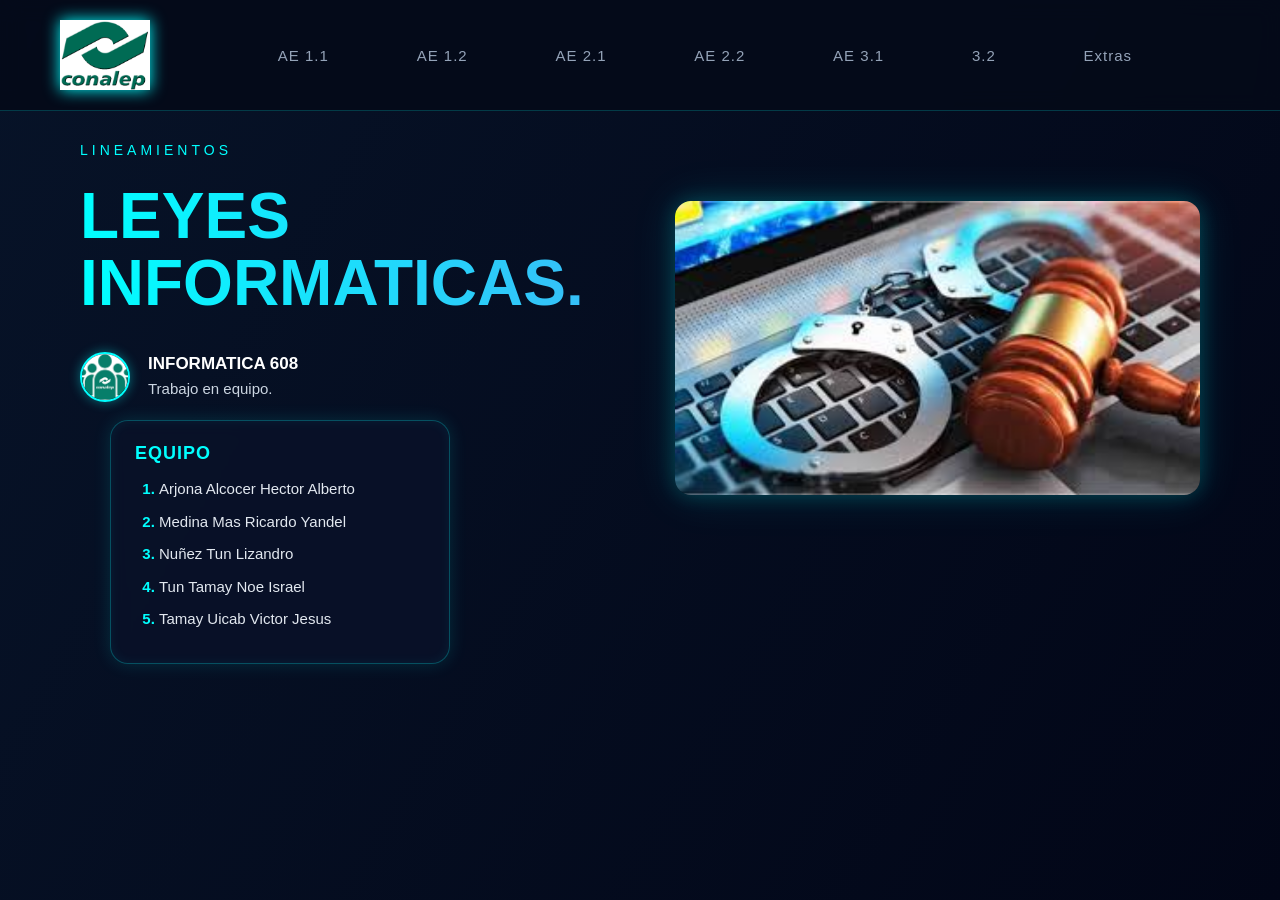
<file: index.html>
<!DOCTYPE html>
<html lang="es">
<head>
<meta charset="UTF-8">
<meta name="viewport" content="width=device-width, initial-scale=1.0">
<title>Informatica 608</title>
<link rel="stylesheet" href="css/styles.css">
</head>

<body>

<header class="navbar">
   
    <div class="logo">
        <img width="90" height="70" src="[data-uri]" alt="Logo Conalep">
    </div>
 
    <nav class="nave">
        <a href="paginas/index2.html">AE 1.1</a>
        <a href="paginas/index3.html">AE 1.2</a>
        <a href="paginas/index4.html">AE 2.1</a>
        <a href="paginas/fueraservicio.html">AE 2.2</a>
        <a href="paginas/fueraservicio.html">AE 3.1</a>
        <a href="paginas/fueraservicio.html">3.2</a>
        <a href="paginas/fueraservicio.html">Extras</a>
    </nav>
    
</header>

<section class="hero">
    <div class="hero-text">
        <span class="category">LINEAMIENTOS</span>

        <h1>LEYES INFORMATICAS.</h1>

        <div class="author">
            <img src="img/imagen1.png" alt="Icono del equipo">

            <div class="info-texto">
                <strong>INFORMATICA 608</strong>
                <p>Trabajo en equipo.</p>
            </div>

            <div class="equipo">
                <h3>Equipo</h3>
                <ol>
                    <li>Arjona Alcocer Hector Alberto</li>
                    <li>Medina Mas Ricardo Yandel</li>
                    <li>Nuñez Tun Lizandro</li>
                    <li>Tun Tamay Noe Israel</li>
                    <li>Tamay Uicab Victor Jesus</li>
                </ol>
            </div>
        </div>
    </div>

    <div class="hero-image">
        <img src="img/image2.png" alt="Imagen principal de leyes informáticas">
    </div>
</section>

</body>
</html>
</file>
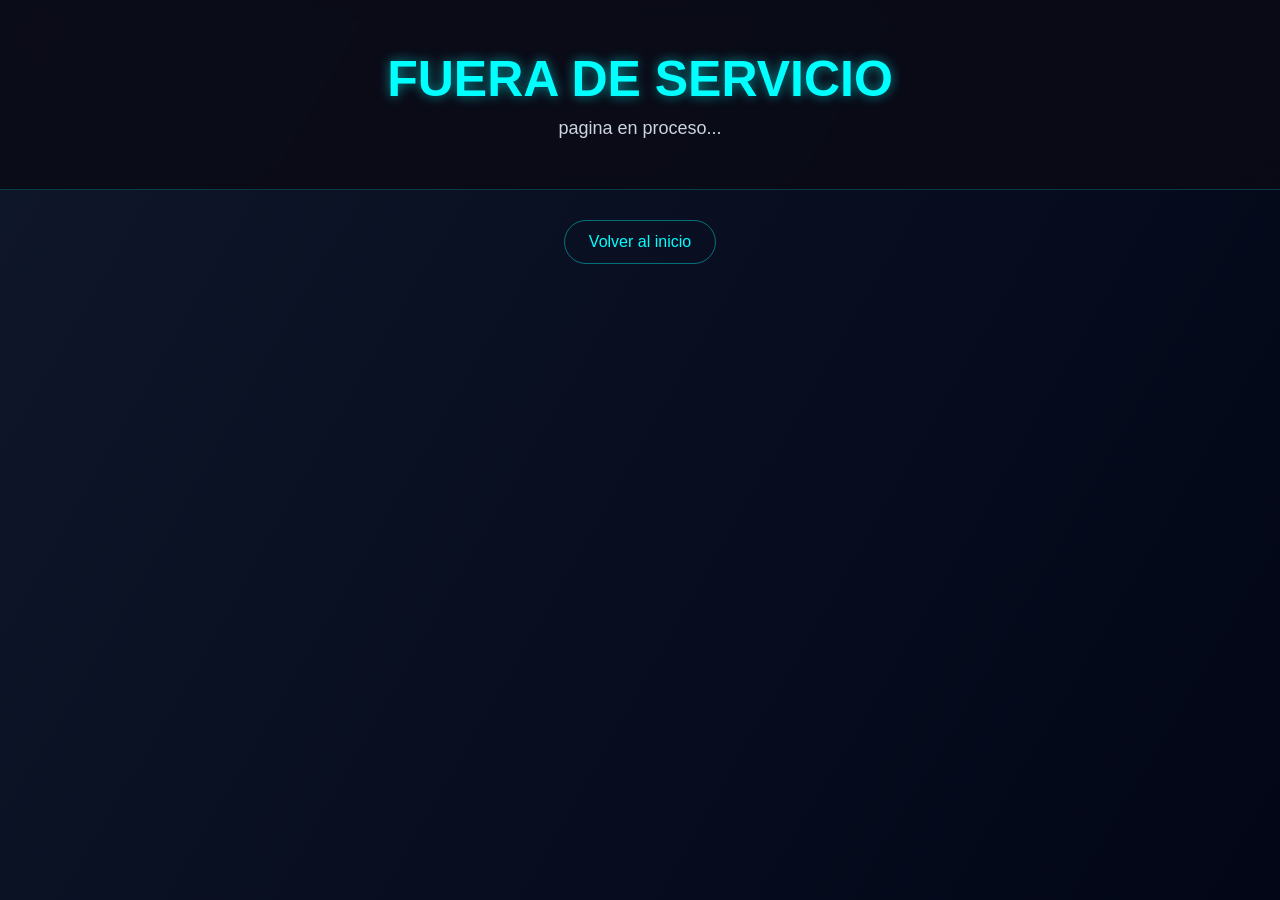
<file: paginas/Fueraservicio.html>
<!DOCTYPE html>
<html lang="es">
<head>
    <meta charset="UTF-8">
    <meta name="viewport" content="width=device-width, initial-scale=1.0">
    <title>AE 1.1 - Leyes Informáticas</title>
    <link rel="stylesheet" href="../css/styles2.css">
</head>
<body>

    <header class="encabezado">
        <h1>FUERA DE SERVICIO</h1>
        <p>pagina en proceso...</p>
    </header>

            <div class="boton-regreso">
            <a href="../index.html">Volver al inicio</a>
        </div>



</body>
</html>
</file>
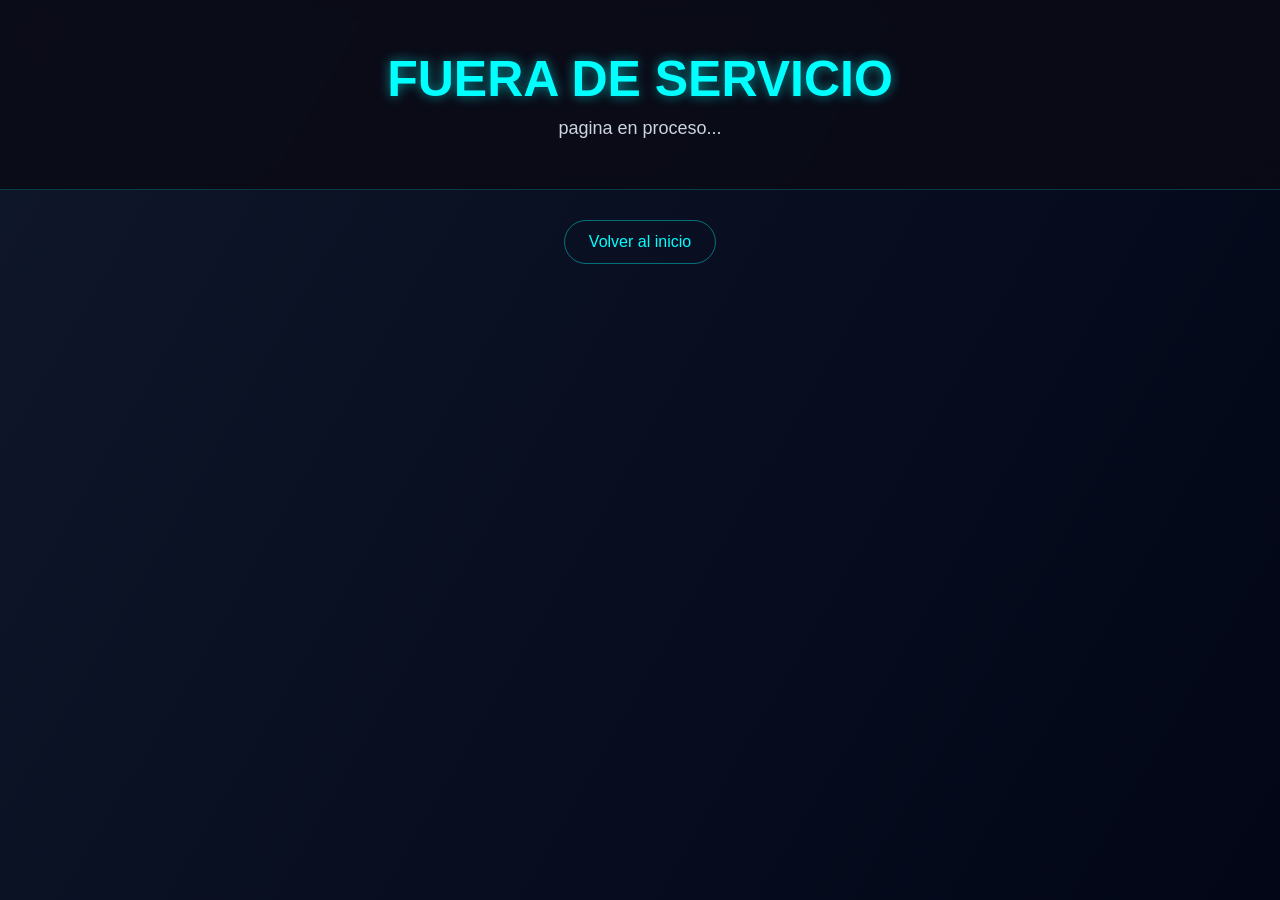
<file: paginas/fueraservicio.html>
<!DOCTYPE html>
<html lang="es">
<head>
    <meta charset="UTF-8">
    <meta name="viewport" content="width=device-width, initial-scale=1.0">
    <title>AE 1.1 - Leyes Informáticas</title>
    <link rel="stylesheet" href="../css/styles2.css">
</head>
<body>

    <header class="encabezado">
        <h1>FUERA DE SERVICIO</h1>
        <p>pagina en proceso...</p>
    </header>

            <div class="boton-regreso">
            <a href="../index.html">Volver al inicio</a>
        </div>



</body>
</html>
</file>
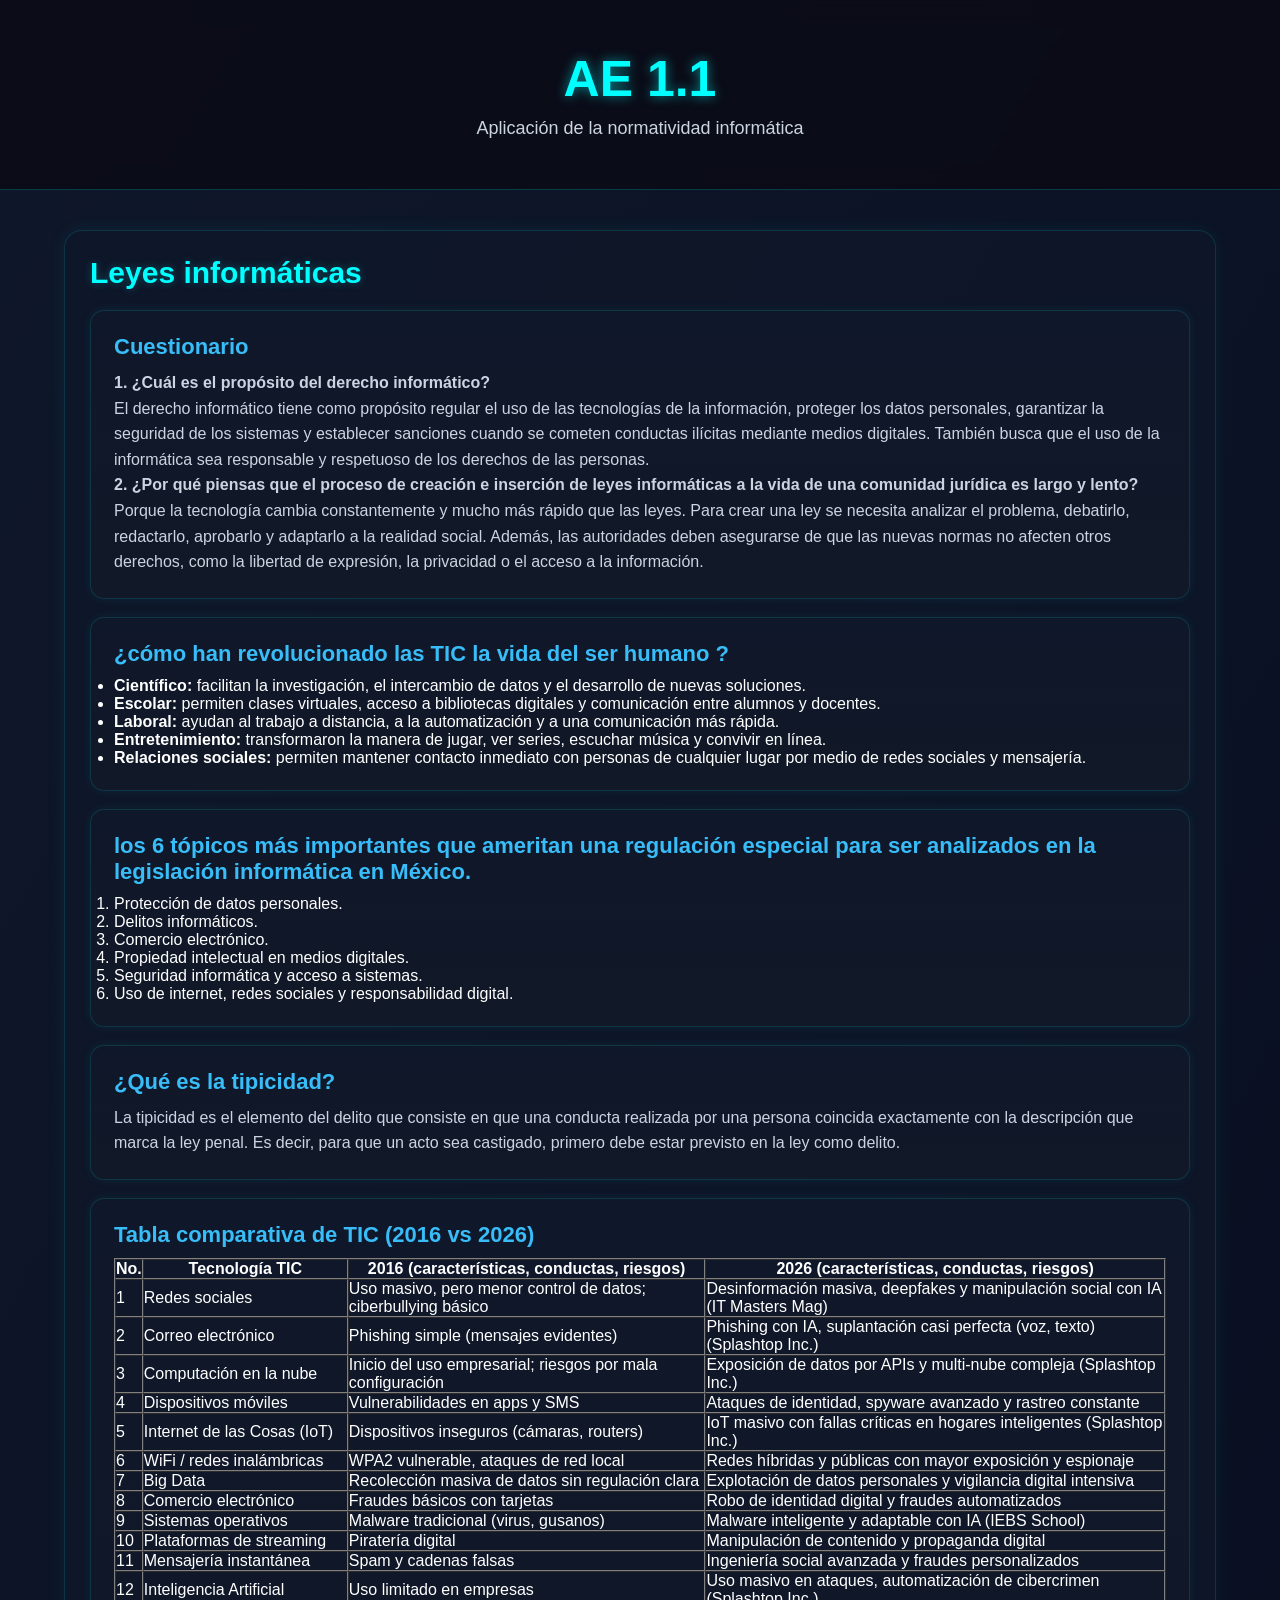
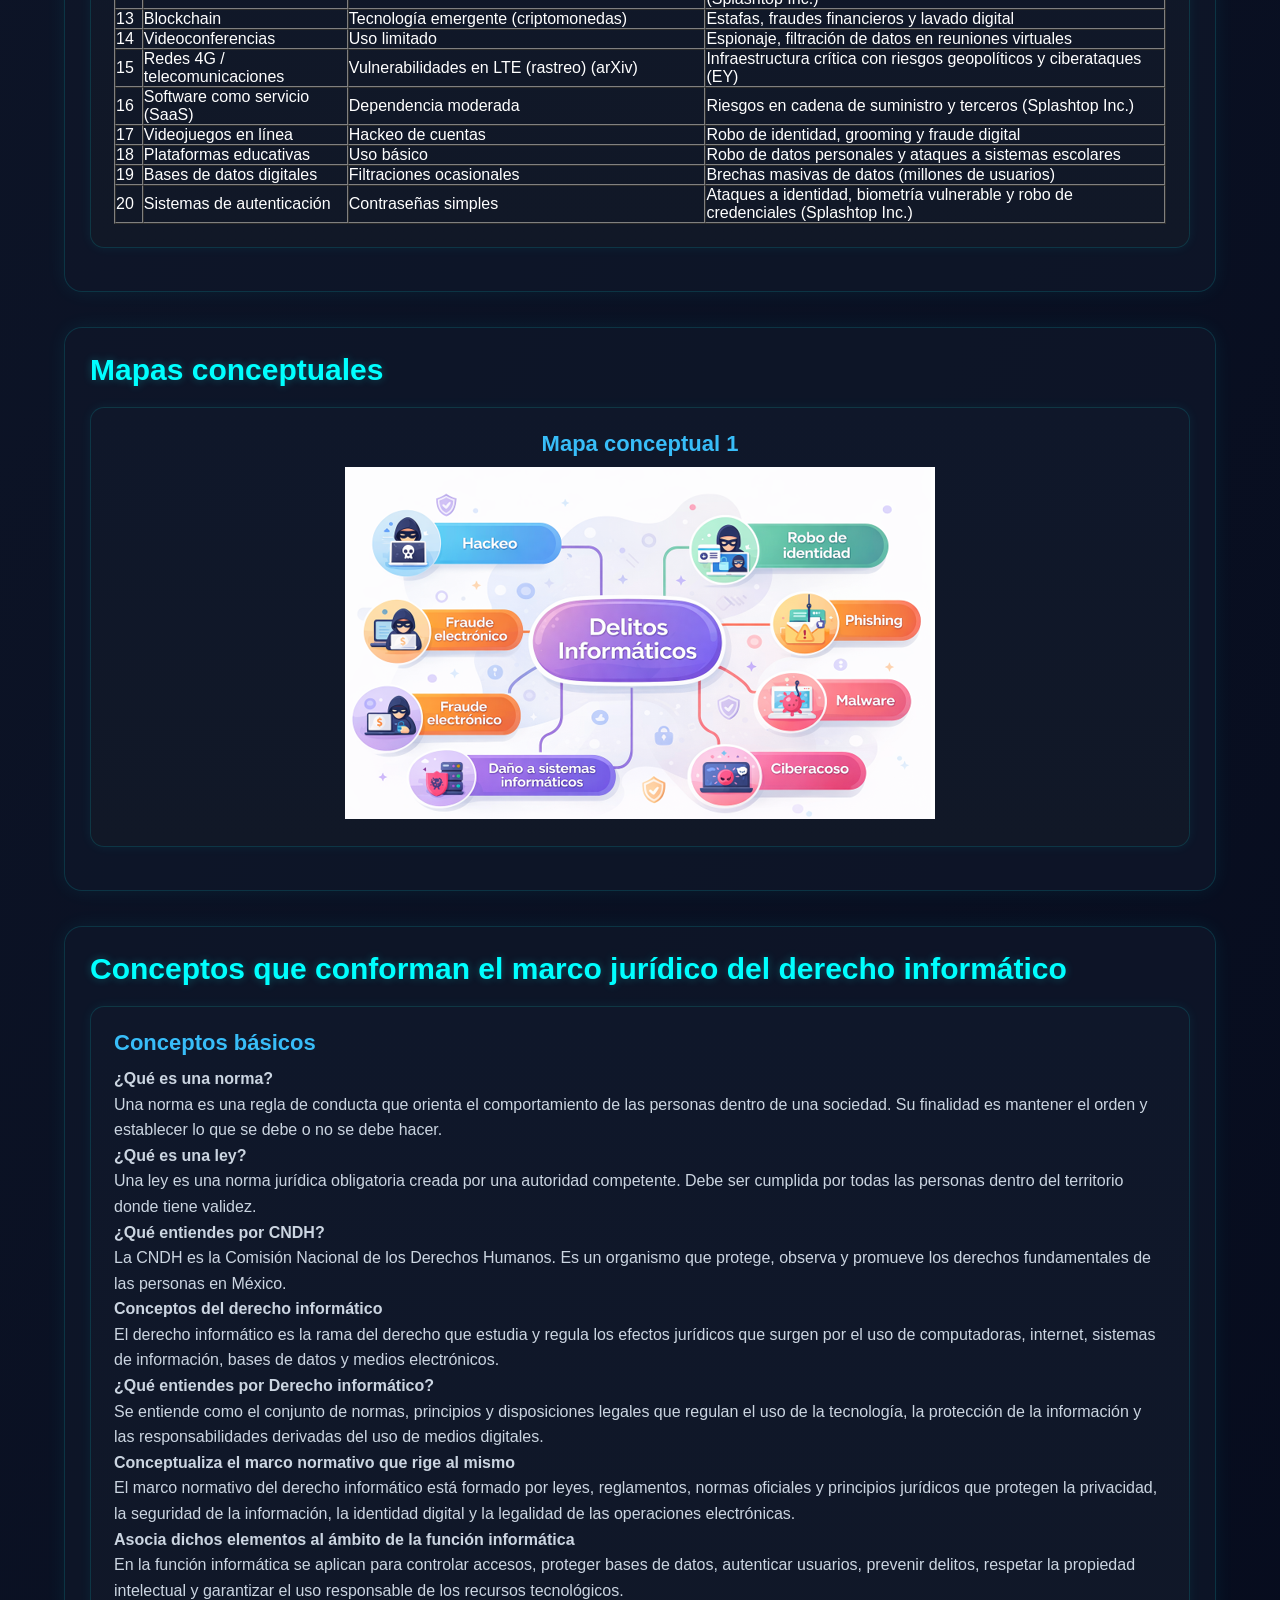
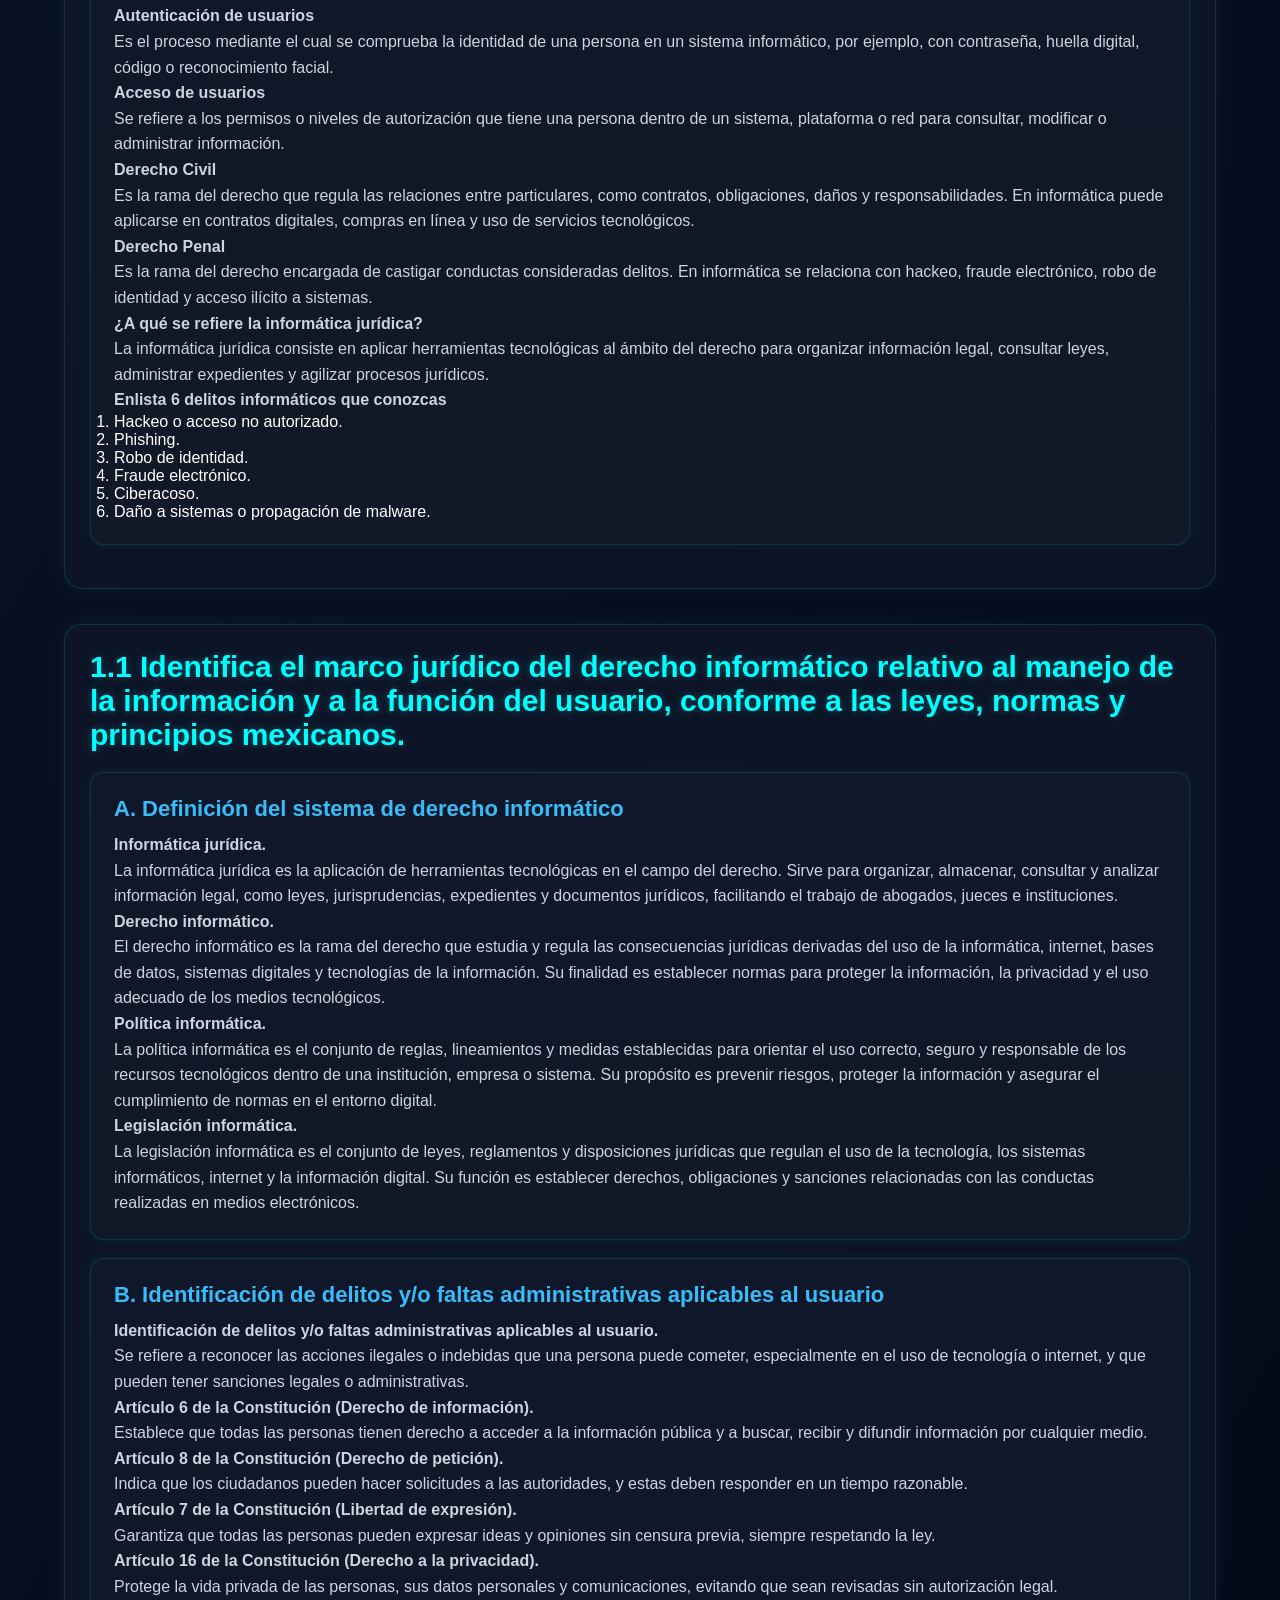
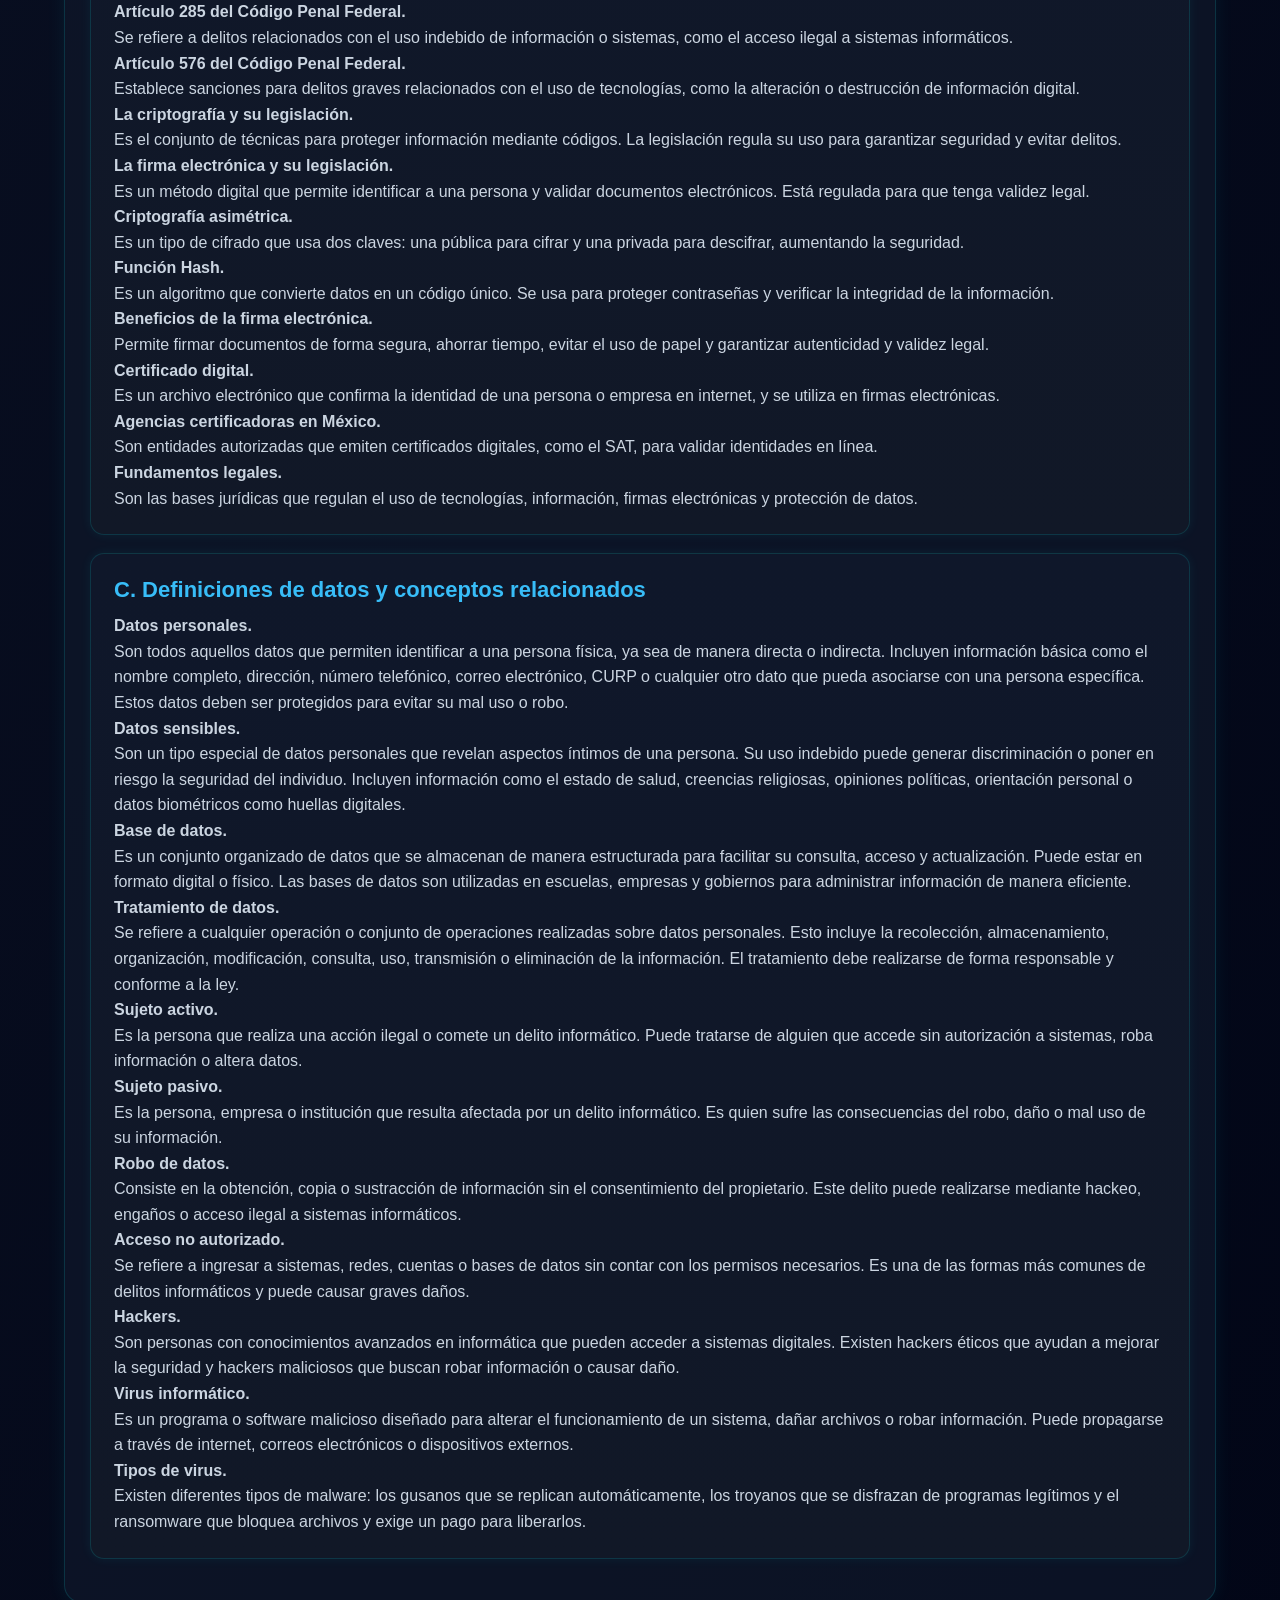
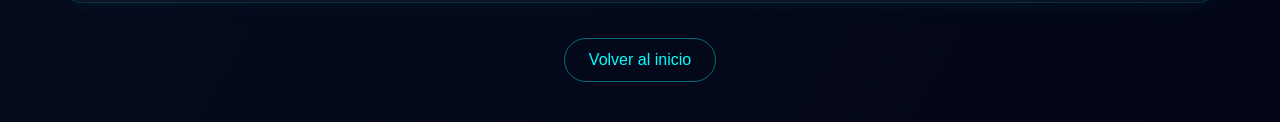
<file: paginas/index2.html>
<!DOCTYPE html>
<html lang="es">
<head>
    <meta charset="UTF-8">
    <meta name="viewport" content="width=device-width, initial-scale=1.0">
    <title>AE 1.1 - Leyes Informáticas</title>
    <link rel="stylesheet" href="../css/styles2.css">
</head>
<body>

    <header class="encabezado">
        <h1>AE 1.1</h1>
        <p>Aplicación de la normatividad informática</p>
    </header>

    <main class="contenedor">
     
      

        <section class="bloque">
            <h2>Leyes informáticas</h2>

            <div class="tarjeta">
        <h3>Cuestionario</h3>
        <p><strong>1. ¿Cuál es el propósito del derecho informático?</strong></p>
        <p>El derecho informático tiene como propósito regular el uso de las tecnologías de la información, proteger los datos personales, garantizar la seguridad de los sistemas y establecer sanciones cuando se cometen conductas ilícitas mediante medios digitales. También busca que el uso de la informática sea responsable y respetuoso de los derechos de las personas.</p>

        <p><strong>2. ¿Por qué piensas que el proceso de creación e inserción de leyes informáticas a la vida de una comunidad jurídica es largo y lento?</strong></p>
        <p>Porque la tecnología cambia constantemente y mucho más rápido que las leyes. Para crear una ley se necesita analizar el problema, debatirlo, redactarlo, aprobarlo y adaptarlo a la realidad social. Además, las autoridades deben asegurarse de que las nuevas normas no afecten otros derechos, como la libertad de expresión, la privacidad o el acceso a la información.</p>

            </div>

            <div class="tarjeta">
                <h3>¿cómo han revolucionado las TIC la vida del ser humano ?</h3>
               <ul>
            <li><strong>Científico:</strong> facilitan la investigación, el intercambio de datos y el desarrollo de nuevas soluciones.</li>
             <li><strong>Escolar:</strong> permiten clases virtuales, acceso a bibliotecas digitales y comunicación entre alumnos y docentes.</li>
            <li><strong>Laboral:</strong> ayudan al trabajo a distancia, a la automatización y a una comunicación más rápida.</li>
            <li><strong>Entretenimiento:</strong> transformaron la manera de jugar, ver series, escuchar música y convivir en línea.</li>
             <li><strong>Relaciones sociales:</strong> permiten mantener contacto inmediato con personas de cualquier lugar por medio de redes sociales y mensajería.</li>
            </ul>
            </div>

            <div class="tarjeta">
                <h3>los 6 tópicos más importantes que ameritan una regulación especial para ser analizados en la legislación informática en México.</h3>
                <ol>
          <li>Protección de datos personales.</li>
           <li>Delitos informáticos.</li>
           <li>Comercio electrónico.</li>
          <li>Propiedad intelectual en medios digitales.</li>
           <li>Seguridad informática y acceso a sistemas.</li>
           <li>Uso de internet, redes sociales y responsabilidad digital.</li>
        </ol>
            </div>
            <div class="tarjeta">
                <h3>¿Qué es la tipicidad?</h3>
                <p>La tipicidad es el elemento del delito que consiste en que una conducta realizada por una persona coincida exactamente con la descripción que marca la ley penal. Es decir, para que un acto sea castigado, primero debe estar previsto en la ley como delito.</p>

            </div>
            <div class="tarjeta">
                <h3>Tabla comparativa de TIC (2016 vs 2026)</h3>

    <table border="1" cellpadding="10" cellspacing="0">
        <tr>
            <th>No.</th>
            <th>Tecnología TIC</th>
            <th>2016 (características, conductas, riesgos)</th>
            <th>2026 (características, conductas, riesgos)</th>
        </tr>

        <tr>
            <td>1</td>
            <td>Redes sociales</td>
            <td>Uso masivo, pero menor control de datos; ciberbullying básico</td>
            <td>Desinformación masiva, deepfakes y manipulación social con IA (IT Masters Mag)</td>
        </tr>

        <tr>
            <td>2</td>
            <td>Correo electrónico</td>
            <td>Phishing simple (mensajes evidentes)</td>
            <td>Phishing con IA, suplantación casi perfecta (voz, texto) (Splashtop Inc.)</td>
        </tr>

        <tr>
            <td>3</td>
            <td>Computación en la nube</td>
            <td>Inicio del uso empresarial; riesgos por mala configuración</td>
            <td>Exposición de datos por APIs y multi-nube compleja (Splashtop Inc.)</td>
        </tr>

        <tr>
            <td>4</td>
            <td>Dispositivos móviles</td>
            <td>Vulnerabilidades en apps y SMS</td>
            <td>Ataques de identidad, spyware avanzado y rastreo constante</td>
        </tr>

        <tr>
            <td>5</td>
            <td>Internet de las Cosas (IoT)</td>
            <td>Dispositivos inseguros (cámaras, routers)</td>
            <td>IoT masivo con fallas críticas en hogares inteligentes (Splashtop Inc.)</td>
        </tr>

        <tr>
            <td>6</td>
            <td>WiFi / redes inalámbricas</td>
            <td>WPA2 vulnerable, ataques de red local</td>
            <td>Redes híbridas y públicas con mayor exposición y espionaje</td>
        </tr>

        <tr>
            <td>7</td>
            <td>Big Data</td>
            <td>Recolección masiva de datos sin regulación clara</td>
            <td>Explotación de datos personales y vigilancia digital intensiva</td>
        </tr>

        <tr>
            <td>8</td>
            <td>Comercio electrónico</td>
            <td>Fraudes básicos con tarjetas</td>
            <td>Robo de identidad digital y fraudes automatizados</td>
        </tr>

        <tr>
            <td>9</td>
            <td>Sistemas operativos</td>
            <td>Malware tradicional (virus, gusanos)</td>
            <td>Malware inteligente y adaptable con IA (IEBS School)</td>
        </tr>

        <tr>
            <td>10</td>
            <td>Plataformas de streaming</td>
            <td>Piratería digital</td>
            <td>Manipulación de contenido y propaganda digital</td>
        </tr>

        <tr>
            <td>11</td>
            <td>Mensajería instantánea</td>
            <td>Spam y cadenas falsas</td>
            <td>Ingeniería social avanzada y fraudes personalizados</td>
        </tr>

        <tr>
            <td>12</td>
            <td>Inteligencia Artificial</td>
            <td>Uso limitado en empresas</td>
            <td>Uso masivo en ataques, automatización de cibercrimen (Splashtop Inc.)</td>
        </tr>

        <tr>
            <td>13</td>
            <td>Blockchain</td>
            <td>Tecnología emergente (criptomonedas)</td>
            <td>Estafas, fraudes financieros y lavado digital</td>
        </tr>

        <tr>
            <td>14</td>
            <td>Videoconferencias</td>
            <td>Uso limitado</td>
            <td>Espionaje, filtración de datos en reuniones virtuales</td>
        </tr>

        <tr>
            <td>15</td>
            <td>Redes 4G / telecomunicaciones</td>
            <td>Vulnerabilidades en LTE (rastreo) (arXiv)</td>
            <td>Infraestructura crítica con riesgos geopolíticos y ciberataques (EY)</td>
        </tr>

        <tr>
            <td>16</td>
            <td>Software como servicio (SaaS)</td>
            <td>Dependencia moderada</td>
            <td>Riesgos en cadena de suministro y terceros (Splashtop Inc.)</td>
        </tr>

        <tr>
            <td>17</td>
            <td>Videojuegos en línea</td>
            <td>Hackeo de cuentas</td>
            <td>Robo de identidad, grooming y fraude digital</td>
        </tr>

        <tr>
            <td>18</td>
            <td>Plataformas educativas</td>
            <td>Uso básico</td>
            <td>Robo de datos personales y ataques a sistemas escolares</td>
        </tr>

        <tr>
            <td>19</td>
            <td>Bases de datos digitales</td>
            <td>Filtraciones ocasionales</td>
            <td>Brechas masivas de datos (millones de usuarios)</td>
        </tr>

        <tr>
            <td>20</td>
            <td>Sistemas de autenticación</td>
            <td>Contraseñas simples</td>
            <td>Ataques a identidad, biometría vulnerable y robo de credenciales (Splashtop Inc.)</td>
        </tr>
    </table>
            </div>
        </section>

        <section class="bloque">
            <h2>Mapas conceptuales</h2>

            <div class="tarjeta">
              <center>  <h3>Mapa conceptual 1</h3>
                <img src="../img/image.png"></center>
            </div>

           
        </section>

        <section class="bloque">
            <h2>Conceptos que conforman el marco jurídico del derecho informático</h2>

            <div class="tarjeta">
               <h3>Conceptos básicos</h3>

<p><strong>¿Qué es una norma?</strong></p>
<p>Una norma es una regla de conducta que orienta el comportamiento de las personas dentro de una sociedad. Su finalidad es mantener el orden y establecer lo que se debe o no se debe hacer.</p>

<p><strong>¿Qué es una ley?</strong></p>
<p>Una ley es una norma jurídica obligatoria creada por una autoridad competente. Debe ser cumplida por todas las personas dentro del territorio donde tiene validez.</p>

<p><strong>¿Qué entiendes por CNDH?</strong></p>
<p>La CNDH es la Comisión Nacional de los Derechos Humanos. Es un organismo que protege, observa y promueve los derechos fundamentales de las personas en México.</p>

<p><strong>Conceptos del derecho informático</strong></p>
<p>El derecho informático es la rama del derecho que estudia y regula los efectos jurídicos que surgen por el uso de computadoras, internet, sistemas de información, bases de datos y medios electrónicos.</p>

<p><strong>¿Qué entiendes por Derecho informático?</strong></p>
<p>Se entiende como el conjunto de normas, principios y disposiciones legales que regulan el uso de la tecnología, la protección de la información y las responsabilidades derivadas del uso de medios digitales.</p>

<p><strong>Conceptualiza el marco normativo que rige al mismo</strong></p>
<p>El marco normativo del derecho informático está formado por leyes, reglamentos, normas oficiales y principios jurídicos que protegen la privacidad, la seguridad de la información, la identidad digital y la legalidad de las operaciones electrónicas.</p>

<p><strong>Asocia dichos elementos al ámbito de la función informática</strong></p>
<p>En la función informática se aplican para controlar accesos, proteger bases de datos, autenticar usuarios, prevenir delitos, respetar la propiedad intelectual y garantizar el uso responsable de los recursos tecnológicos.</p>

<p><strong>Autenticación de usuarios</strong></p>
<p>Es el proceso mediante el cual se comprueba la identidad de una persona en un sistema informático, por ejemplo, con contraseña, huella digital, código o reconocimiento facial.</p>

<p><strong>Acceso de usuarios</strong></p>
<p>Se refiere a los permisos o niveles de autorización que tiene una persona dentro de un sistema, plataforma o red para consultar, modificar o administrar información.</p>

<p><strong>Derecho Civil</strong></p>
<p>Es la rama del derecho que regula las relaciones entre particulares, como contratos, obligaciones, daños y responsabilidades. En informática puede aplicarse en contratos digitales, compras en línea y uso de servicios tecnológicos.</p>

<p><strong>Derecho Penal</strong></p>
<p>Es la rama del derecho encargada de castigar conductas consideradas delitos. En informática se relaciona con hackeo, fraude electrónico, robo de identidad y acceso ilícito a sistemas.</p>

<p><strong>¿A qué se refiere la informática jurídica?</strong></p>
<p>La informática jurídica consiste en aplicar herramientas tecnológicas al ámbito del derecho para organizar información legal, consultar leyes, administrar expedientes y agilizar procesos jurídicos.</p>

<p><strong>Enlista 6 delitos informáticos que conozcas</strong></p>

<ol>
    <li> Hackeo o acceso no autorizado.</li>
    <li> Phishing.</li>
    <li> Robo de identidad.</li>
    <li> Fraude electrónico.</li>
    <li> Ciberacoso.</li>
    <li> Daño a sistemas o propagación de malware.</li>
</ol>

            </div>
        </section>

        <section class="bloque">
                <h2>1.1 Identifica el marco jurídico del derecho informático relativo al manejo de la información y a la función del usuario, conforme a las leyes, normas y principios mexicanos.</h2>    
          
                <div class="tarjeta">
    <h3>A. Definición del sistema de derecho informático</h3>

    <p><strong>Informática jurídica.</strong></p>
    <p>La informática jurídica es la aplicación de herramientas tecnológicas en el campo del derecho. Sirve para organizar, almacenar, consultar y analizar información legal, como leyes, jurisprudencias, expedientes y documentos jurídicos, facilitando el trabajo de abogados, jueces e instituciones.</p>

    <p><strong>Derecho informático.</strong></p>
    <p>El derecho informático es la rama del derecho que estudia y regula las consecuencias jurídicas derivadas del uso de la informática, internet, bases de datos, sistemas digitales y tecnologías de la información. Su finalidad es establecer normas para proteger la información, la privacidad y el uso adecuado de los medios tecnológicos.</p>

    <p><strong>Política informática.</strong></p>
    <p>La política informática es el conjunto de reglas, lineamientos y medidas establecidas para orientar el uso correcto, seguro y responsable de los recursos tecnológicos dentro de una institución, empresa o sistema. Su propósito es prevenir riesgos, proteger la información y asegurar el cumplimiento de normas en el entorno digital.</p>

    <p><strong>Legislación informática.</strong></p>
    <p>La legislación informática es el conjunto de leyes, reglamentos y disposiciones jurídicas que regulan el uso de la tecnología, los sistemas informáticos, internet y la información digital. Su función es establecer derechos, obligaciones y sanciones relacionadas con las conductas realizadas en medios electrónicos.</p>
</div>

<div class="tarjeta">
    <h3>B. Identificación de delitos y/o faltas administrativas aplicables al usuario</h3>

    <p><strong>Identificación de delitos y/o faltas administrativas aplicables al usuario.</strong></p>
    <p>Se refiere a reconocer las acciones ilegales o indebidas que una persona puede cometer, especialmente en el uso de tecnología o internet, y que pueden tener sanciones legales o administrativas.</p>

    <p><strong>Artículo 6 de la Constitución (Derecho de información).</strong></p>
    <p>Establece que todas las personas tienen derecho a acceder a la información pública y a buscar, recibir y difundir información por cualquier medio.</p>

    <p><strong>Artículo 8 de la Constitución (Derecho de petición).</strong></p>
    <p>Indica que los ciudadanos pueden hacer solicitudes a las autoridades, y estas deben responder en un tiempo razonable.</p>

    <p><strong>Artículo 7 de la Constitución (Libertad de expresión).</strong></p>
    <p>Garantiza que todas las personas pueden expresar ideas y opiniones sin censura previa, siempre respetando la ley.</p>

    <p><strong>Artículo 16 de la Constitución (Derecho a la privacidad).</strong></p>
    <p>Protege la vida privada de las personas, sus datos personales y comunicaciones, evitando que sean revisadas sin autorización legal.</p>

    <p><strong>Artículo 285 del Código Penal Federal.</strong></p>
    <p>Se refiere a delitos relacionados con el uso indebido de información o sistemas, como el acceso ilegal a sistemas informáticos.</p>

    <p><strong>Artículo 576 del Código Penal Federal.</strong></p>
    <p>Establece sanciones para delitos graves relacionados con el uso de tecnologías, como la alteración o destrucción de información digital.</p>

    <p><strong>La criptografía y su legislación.</strong></p>
    <p>Es el conjunto de técnicas para proteger información mediante códigos. La legislación regula su uso para garantizar seguridad y evitar delitos.</p>

    <p><strong>La firma electrónica y su legislación.</strong></p>
    <p>Es un método digital que permite identificar a una persona y validar documentos electrónicos. Está regulada para que tenga validez legal.</p>

    <p><strong>Criptografía asimétrica.</strong></p>
    <p>Es un tipo de cifrado que usa dos claves: una pública para cifrar y una privada para descifrar, aumentando la seguridad.</p>

    <p><strong>Función Hash.</strong></p>
    <p>Es un algoritmo que convierte datos en un código único. Se usa para proteger contraseñas y verificar la integridad de la información.</p>

    <p><strong>Beneficios de la firma electrónica.</strong></p>
    <p>Permite firmar documentos de forma segura, ahorrar tiempo, evitar el uso de papel y garantizar autenticidad y validez legal.</p>

    <p><strong>Certificado digital.</strong></p>
    <p>Es un archivo electrónico que confirma la identidad de una persona o empresa en internet, y se utiliza en firmas electrónicas.</p>

    <p><strong>Agencias certificadoras en México.</strong></p>
    <p>Son entidades autorizadas que emiten certificados digitales, como el SAT, para validar identidades en línea.</p>

    <p><strong>Fundamentos legales.</strong></p>
    <p>Son las bases jurídicas que regulan el uso de tecnologías, información, firmas electrónicas y protección de datos.</p>
</div>

<div class="tarjeta">
    <h3>C. Definiciones de datos y conceptos relacionados</h3>

    <p><strong>Datos personales.</strong></p>
    <p>Son todos aquellos datos que permiten identificar a una persona física, ya sea de manera directa o indirecta. Incluyen información básica como el nombre completo, dirección, número telefónico, correo electrónico, CURP o cualquier otro dato que pueda asociarse con una persona específica. Estos datos deben ser protegidos para evitar su mal uso o robo.</p>

    <p><strong>Datos sensibles.</strong></p>
    <p>Son un tipo especial de datos personales que revelan aspectos íntimos de una persona. Su uso indebido puede generar discriminación o poner en riesgo la seguridad del individuo. Incluyen información como el estado de salud, creencias religiosas, opiniones políticas, orientación personal o datos biométricos como huellas digitales.</p>

    <p><strong>Base de datos.</strong></p>
    <p>Es un conjunto organizado de datos que se almacenan de manera estructurada para facilitar su consulta, acceso y actualización. Puede estar en formato digital o físico. Las bases de datos son utilizadas en escuelas, empresas y gobiernos para administrar información de manera eficiente.</p>

    <p><strong>Tratamiento de datos.</strong></p>
    <p>Se refiere a cualquier operación o conjunto de operaciones realizadas sobre datos personales. Esto incluye la recolección, almacenamiento, organización, modificación, consulta, uso, transmisión o eliminación de la información. El tratamiento debe realizarse de forma responsable y conforme a la ley.</p>

    <p><strong>Sujeto activo.</strong></p>
    <p>Es la persona que realiza una acción ilegal o comete un delito informático. Puede tratarse de alguien que accede sin autorización a sistemas, roba información o altera datos.</p>

    <p><strong>Sujeto pasivo.</strong></p>
    <p>Es la persona, empresa o institución que resulta afectada por un delito informático. Es quien sufre las consecuencias del robo, daño o mal uso de su información.</p>

    <p><strong>Robo de datos.</strong></p>
    <p>Consiste en la obtención, copia o sustracción de información sin el consentimiento del propietario. Este delito puede realizarse mediante hackeo, engaños o acceso ilegal a sistemas informáticos.</p>

    <p><strong>Acceso no autorizado.</strong></p>
    <p>Se refiere a ingresar a sistemas, redes, cuentas o bases de datos sin contar con los permisos necesarios. Es una de las formas más comunes de delitos informáticos y puede causar graves daños.</p>

    <p><strong>Hackers.</strong></p>
    <p>Son personas con conocimientos avanzados en informática que pueden acceder a sistemas digitales. Existen hackers éticos que ayudan a mejorar la seguridad y hackers maliciosos que buscan robar información o causar daño.</p>

    <p><strong>Virus informático.</strong></p>
    <p>Es un programa o software malicioso diseñado para alterar el funcionamiento de un sistema, dañar archivos o robar información. Puede propagarse a través de internet, correos electrónicos o dispositivos externos.</p>

    <p><strong>Tipos de virus.</strong></p>
    <p>Existen diferentes tipos de malware: los gusanos que se replican automáticamente, los troyanos que se disfrazan de programas legítimos y el ransomware que bloquea archivos y exige un pago para liberarlos.</p>
</div>
        </section>


        <div class="boton-regreso">
            <a href="../index.html">Volver al inicio</a>
        </div>

    </main>

</body>
</html>
</file>
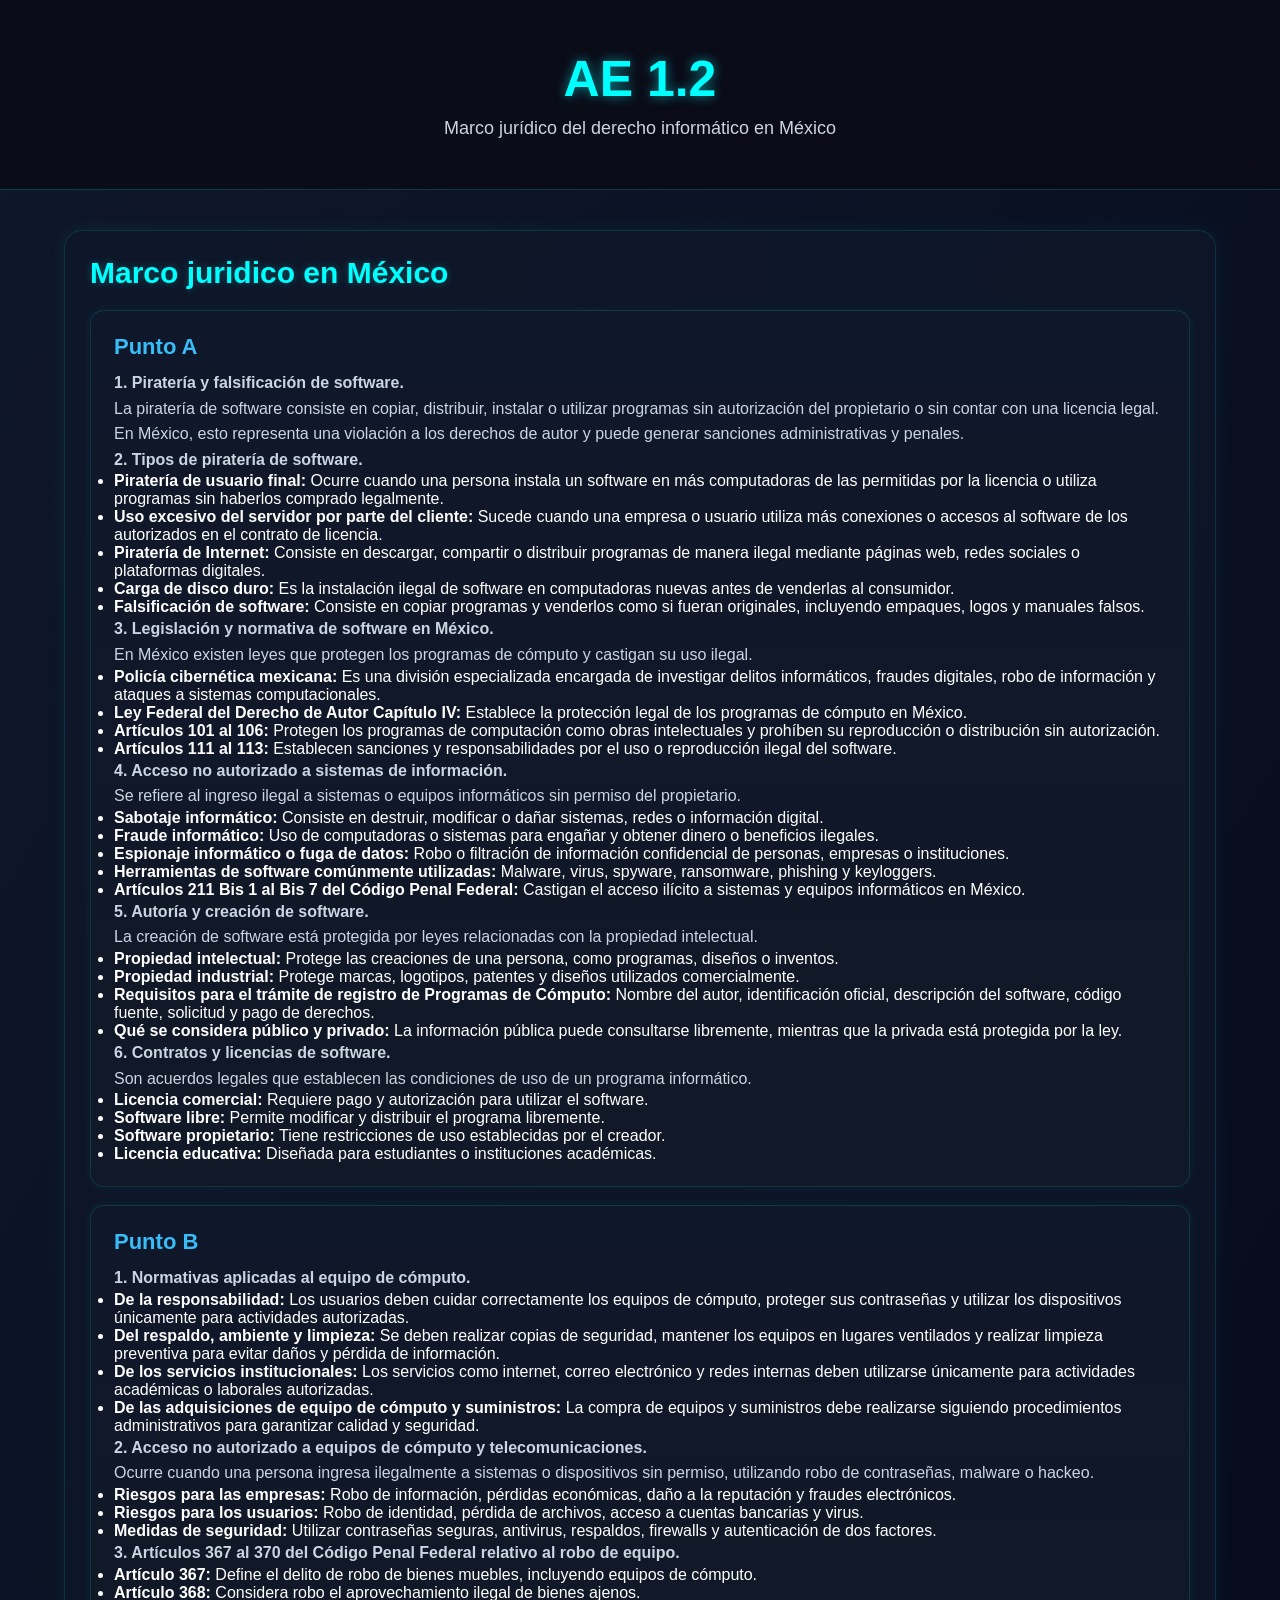
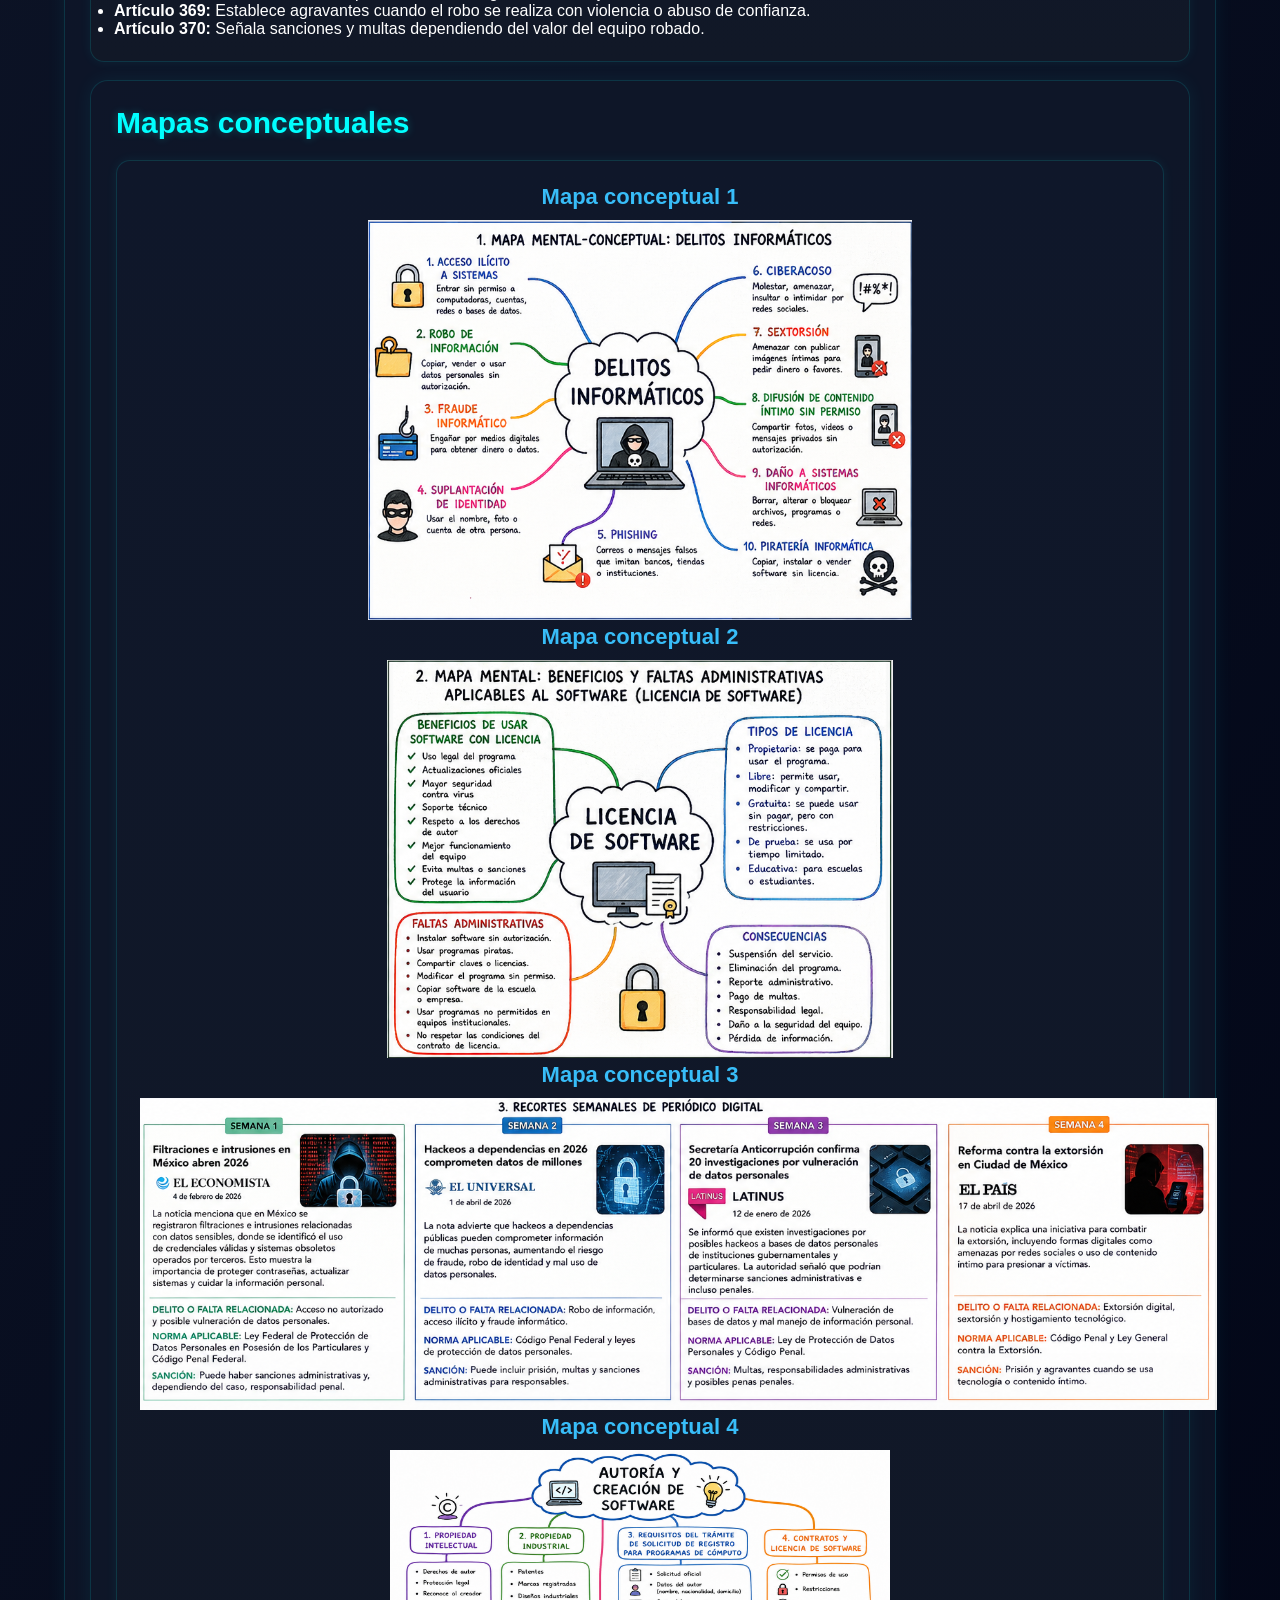
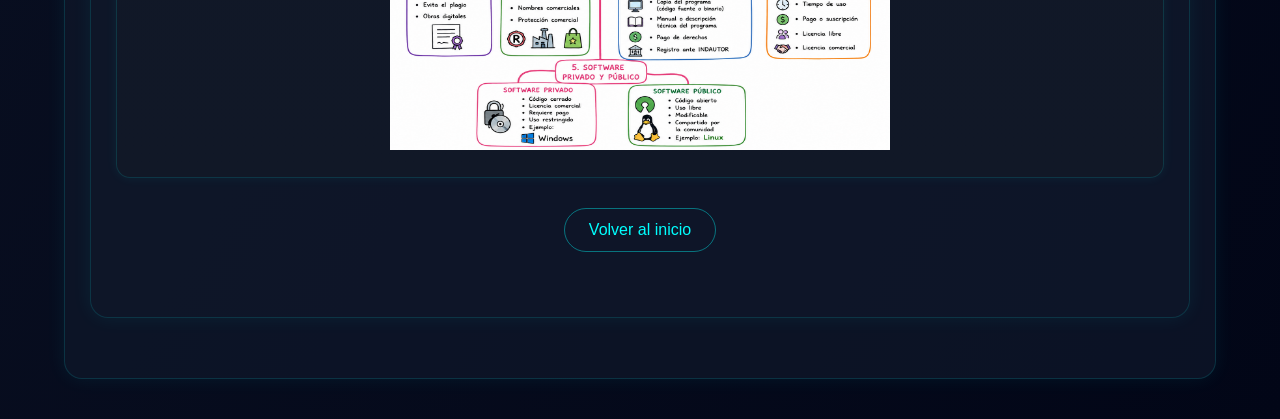
<file: paginas/index3.html>
<!DOCTYPE html>
<html lang="es">
<head>
    <meta charset="UTF-8">
    <meta name="viewport" content="width=device-width, initial-scale=1.0">
    <title>AE 1.2 - Leyes Informáticas</title>
    <link rel="stylesheet" href="../css/styles2.css">
</head>
<body>

    <header class="encabezado">
        <h1>AE 1.2</h1>
        <p>Marco jurídico del derecho informático en México</p>
    </header>

    <main class="contenedor">
     
      

        <section class="bloque">
            <h2>Marco juridico en México</h2>

            <div class="tarjeta">
        <h3>Punto A</h3>
        <p><strong>1. Piratería y falsificación de software.</strong></p>
        <p>La piratería de software consiste en copiar, distribuir, instalar o utilizar programas sin autorización del propietario o sin contar con una licencia legal. En México, esto representa una violación a los derechos de autor y puede generar sanciones administrativas y penales.</p>

        <p><strong>2. Tipos de piratería de software.</strong></p>
         <ul>
        <li>
            <strong>Piratería de usuario final:</strong>
            Ocurre cuando una persona instala un software en más computadoras de las
            permitidas por la licencia o utiliza programas sin haberlos comprado legalmente.
        </li>

        <li>
            <strong>Uso excesivo del servidor por parte del cliente:</strong>
            Sucede cuando una empresa o usuario utiliza más conexiones o accesos al software
            de los autorizados en el contrato de licencia.
        </li>

        <li>
            <strong>Piratería de Internet:</strong>
            Consiste en descargar, compartir o distribuir programas de manera ilegal mediante
            páginas web, redes sociales o plataformas digitales.
        </li>

        <li>
            <strong>Carga de disco duro:</strong>
            Es la instalación ilegal de software en computadoras nuevas antes de venderlas
            al consumidor.
        </li>

        <li>
            <strong>Falsificación de software:</strong>
            Consiste en copiar programas y venderlos como si fueran originales, incluyendo
            empaques, logos y manuales falsos.
        </li>
    </ul>

    <p><strong>3. Legislación y normativa de software en México.</strong></p>
<p>
    En México existen leyes que protegen los programas de cómputo y castigan su uso ilegal.
</p>

<ul>
    <li>
        <strong>Policía cibernética mexicana:</strong>
        Es una división especializada encargada de investigar delitos informáticos,
        fraudes digitales, robo de información y ataques a sistemas computacionales.
    </li>

    <li>
        <strong>Ley Federal del Derecho de Autor Capítulo IV:</strong>
        Establece la protección legal de los programas de cómputo en México.
    </li>

    <li>
        <strong>Artículos 101 al 106:</strong>
        Protegen los programas de computación como obras intelectuales y prohíben
        su reproducción o distribución sin autorización.
    </li>

    <li>
        <strong>Artículos 111 al 113:</strong>
        Establecen sanciones y responsabilidades por el uso o reproducción ilegal
        del software.
    </li>
</ul>

<p><strong>4. Acceso no autorizado a sistemas de información.</strong></p>
<p>
    Se refiere al ingreso ilegal a sistemas o equipos informáticos sin permiso del propietario.
</p>

<ul>
    <li>
        <strong>Sabotaje informático:</strong>
        Consiste en destruir, modificar o dañar sistemas, redes o información digital.
    </li>

    <li>
        <strong>Fraude informático:</strong>
        Uso de computadoras o sistemas para engañar y obtener dinero o beneficios ilegales.
    </li>

    <li>
        <strong>Espionaje informático o fuga de datos:</strong>
        Robo o filtración de información confidencial de personas, empresas o instituciones.
    </li>

    <li>
        <strong>Herramientas de software comúnmente utilizadas:</strong>
        Malware, virus, spyware, ransomware, phishing y keyloggers.
    </li>

    <li>
        <strong>Artículos 211 Bis 1 al Bis 7 del Código Penal Federal:</strong>
        Castigan el acceso ilícito a sistemas y equipos informáticos en México.
    </li>
</ul>

<p><strong>5. Autoría y creación de software.</strong></p>
<p>
    La creación de software está protegida por leyes relacionadas con la propiedad intelectual.
</p>

<ul>
    <li>
        <strong>Propiedad intelectual:</strong>
        Protege las creaciones de una persona, como programas, diseños o inventos.
    </li>

    <li>
        <strong>Propiedad industrial:</strong>
        Protege marcas, logotipos, patentes y diseños utilizados comercialmente.
    </li>

    <li>
        <strong>Requisitos para el trámite de registro de Programas de Cómputo:</strong>
        Nombre del autor, identificación oficial, descripción del software,
        código fuente, solicitud y pago de derechos.
    </li>

    <li>
        <strong>Qué se considera público y privado:</strong>
        La información pública puede consultarse libremente, mientras que la privada
        está protegida por la ley.
    </li>
</ul>

<p><strong>6. Contratos y licencias de software.</strong></p>
<p>
    Son acuerdos legales que establecen las condiciones de uso de un programa informático.
</p>

<ul>
    <li>
        <strong>Licencia comercial:</strong>
        Requiere pago y autorización para utilizar el software.
    </li>

    <li>
        <strong>Software libre:</strong>
        Permite modificar y distribuir el programa libremente.
    </li>

    <li>
        <strong>Software propietario:</strong>
        Tiene restricciones de uso establecidas por el creador.
    </li>

    <li>
        <strong>Licencia educativa:</strong>
        Diseñada para estudiantes o instituciones académicas.
    </li>
</ul>
            </div>

            <div class="tarjeta">
                <h3>Punto B</h3>
              <p><strong>1. Normativas aplicadas al equipo de cómputo.</strong></p>

<ul>
    <li>
        <strong>De la responsabilidad:</strong>
        Los usuarios deben cuidar correctamente los equipos de cómputo, proteger sus
        contraseñas y utilizar los dispositivos únicamente para actividades autorizadas.
    </li>

    <li>
        <strong>Del respaldo, ambiente y limpieza:</strong>
        Se deben realizar copias de seguridad, mantener los equipos en lugares ventilados
        y realizar limpieza preventiva para evitar daños y pérdida de información.
    </li>

    <li>
        <strong>De los servicios institucionales:</strong>
        Los servicios como internet, correo electrónico y redes internas deben utilizarse
        únicamente para actividades académicas o laborales autorizadas.
    </li>

    <li>
        <strong>De las adquisiciones de equipo de cómputo y suministros:</strong>
        La compra de equipos y suministros debe realizarse siguiendo procedimientos
        administrativos para garantizar calidad y seguridad.
    </li>
</ul>

<p><strong>2. Acceso no autorizado a equipos de cómputo y telecomunicaciones.</strong></p>

<p>
    Ocurre cuando una persona ingresa ilegalmente a sistemas o dispositivos sin permiso,
    utilizando robo de contraseñas, malware o hackeo.
</p>

<ul>
    <li>
        <strong>Riesgos para las empresas:</strong>
        Robo de información, pérdidas económicas, daño a la reputación y fraudes electrónicos.
    </li>

    <li>
        <strong>Riesgos para los usuarios:</strong>
        Robo de identidad, pérdida de archivos, acceso a cuentas bancarias y virus.
    </li>

    <li>
        <strong>Medidas de seguridad:</strong>
        Utilizar contraseñas seguras, antivirus, respaldos, firewalls y autenticación
        de dos factores.
    </li>
</ul>

<p><strong>3. Artículos 367 al 370 del Código Penal Federal relativo al robo de equipo.</strong></p>

<ul>
    <li>
        <strong>Artículo 367:</strong>
        Define el delito de robo de bienes muebles, incluyendo equipos de cómputo.
    </li>

    <li>
        <strong>Artículo 368:</strong>
        Considera robo el aprovechamiento ilegal de bienes ajenos.
    </li>

    <li>
        <strong>Artículo 369:</strong>
        Establece agravantes cuando el robo se realiza con violencia o abuso de confianza.
    </li>

    <li>
        <strong>Artículo 370:</strong>
        Señala sanciones y multas dependiendo del valor del equipo robado.
    </li>
</ul>
            </div>

           
        <section class="bloque">
            <h2>Mapas conceptuales</h2>

            <div class="tarjeta">
              <center>  <h3>Mapa conceptual 1</h3>
                <img src="../img/3m.png"></center>

                   <center>  <h3>Mapa conceptual 2</h3>
                <img src="../img/1m.png"></center>

                   <center>  <h3>Mapa conceptual 3</h3>
                <img src="../img/2m.png"></center>

                    <center>  <h3>Mapa conceptual 4</h3>
                <img width="500px" height="300px" src="../img/mapamental.png"></center>

            </div>

        <div class="boton-regreso">
            <a href="../index.html">Volver al inicio</a>
        </div>

    </main>

</body>
</html>
</file>
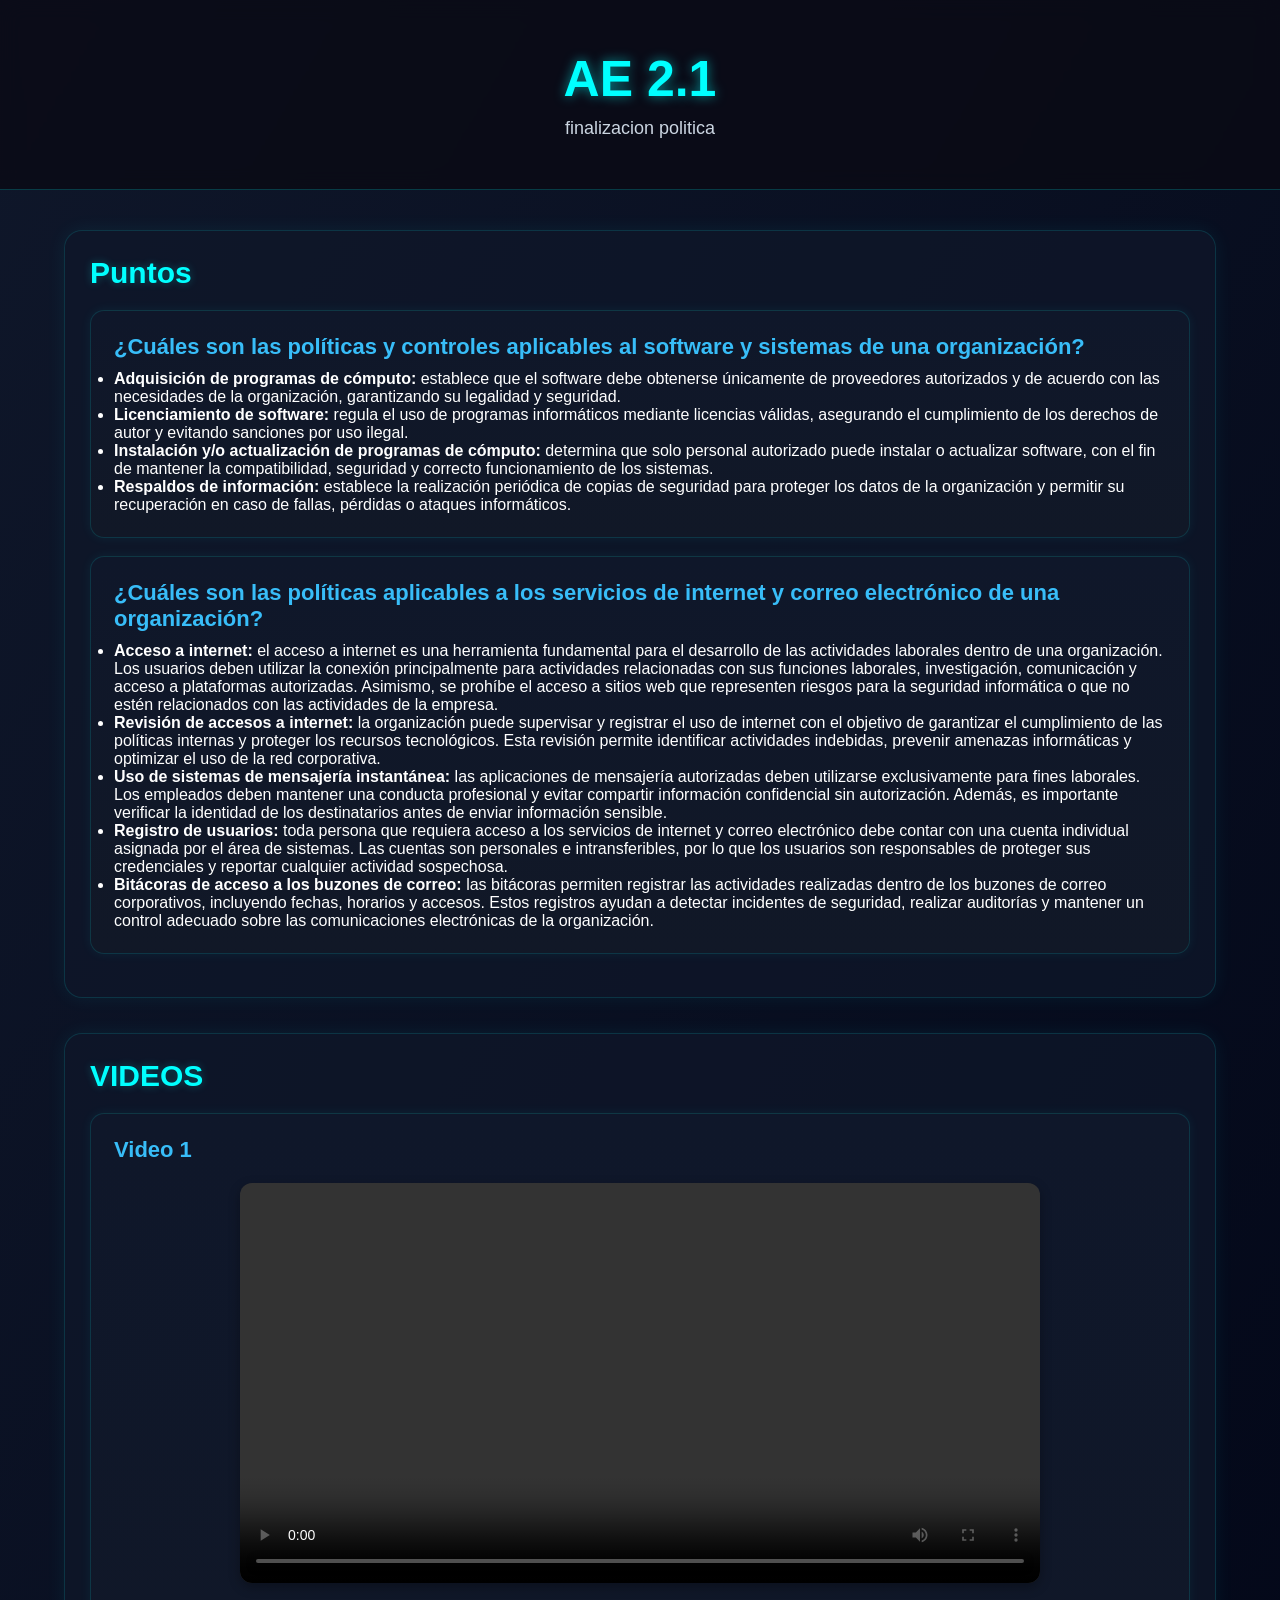
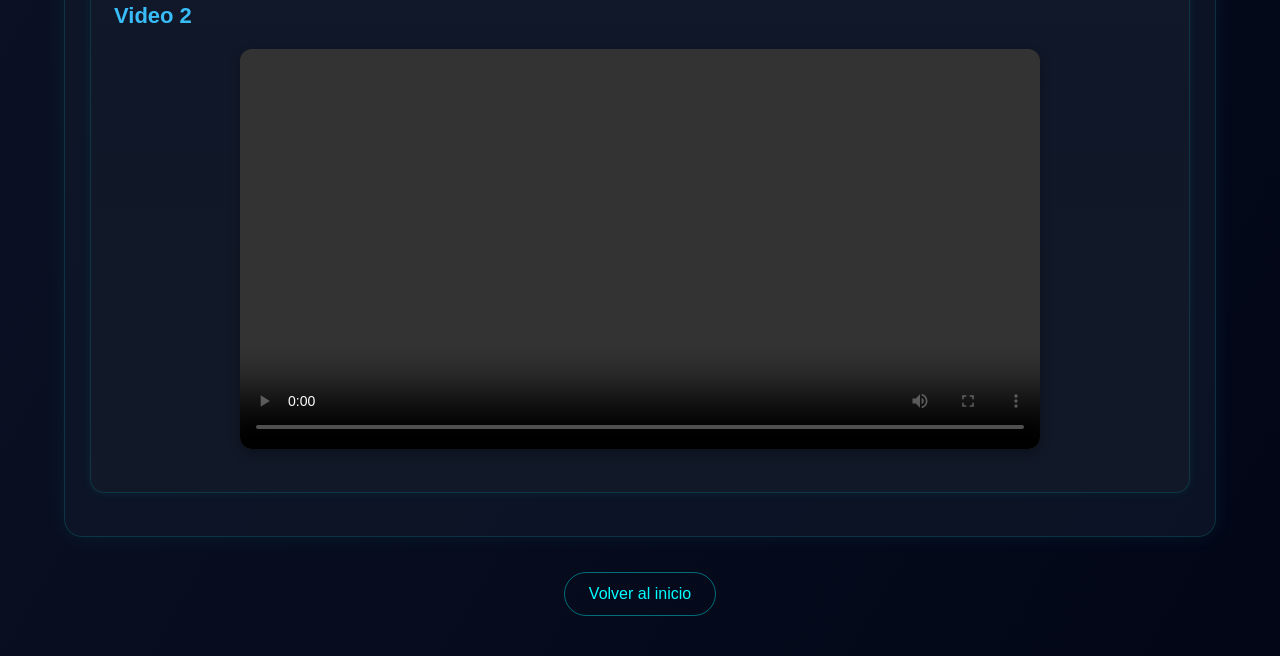
<file: paginas/index4.html>
<!DOCTYPE html>
<html lang="es">
<head>
    <meta charset="UTF-8">
    <meta name="viewport" content="width=device-width, initial-scale=1.0">
    <title>AE 2.1 - Leyes Informáticas</title>
    <link rel="stylesheet" href="../css/styles2.css">
</head>
<body>

    <header class="encabezado">
        <h1>AE 2.1</h1>
        <p>finalizacion politica</p>
    </header>

    <main class="contenedor">
     
      

        <section class="bloque">
            <h2> Puntos </h2>

           
      <div class="tarjeta">
    <h3>¿Cuáles son las políticas y controles aplicables al software y sistemas de una organización?</h3>
    <ul>
        <li><strong>Adquisición de programas de cómputo:</strong> establece que el software debe obtenerse únicamente de proveedores autorizados y de acuerdo con las necesidades de la organización, garantizando su legalidad y seguridad.</li>

        <li><strong>Licenciamiento de software:</strong> regula el uso de programas informáticos mediante licencias válidas, asegurando el cumplimiento de los derechos de autor y evitando sanciones por uso ilegal.</li>

        <li><strong>Instalación y/o actualización de programas de cómputo:</strong> determina que solo personal autorizado puede instalar o actualizar software, con el fin de mantener la compatibilidad, seguridad y correcto funcionamiento de los sistemas.</li>

        <li><strong>Respaldos de información:</strong> establece la realización periódica de copias de seguridad para proteger los datos de la organización y permitir su recuperación en caso de fallas, pérdidas o ataques informáticos.</li>
    </ul>
</div>

<div class="tarjeta">
    <h3>¿Cuáles son las políticas aplicables a los servicios de internet y correo electrónico de una organización?</h3>
    <ul>
        <li><strong>Acceso a internet:</strong> el acceso a internet es una herramienta fundamental para el desarrollo de las actividades laborales dentro de una organización. Los usuarios deben utilizar la conexión principalmente para actividades relacionadas con sus funciones laborales, investigación, comunicación y acceso a plataformas autorizadas. Asimismo, se prohíbe el acceso a sitios web que representen riesgos para la seguridad informática o que no estén relacionados con las actividades de la empresa.</li>

        <li><strong>Revisión de accesos a internet:</strong> la organización puede supervisar y registrar el uso de internet con el objetivo de garantizar el cumplimiento de las políticas internas y proteger los recursos tecnológicos. Esta revisión permite identificar actividades indebidas, prevenir amenazas informáticas y optimizar el uso de la red corporativa.</li>

        <li><strong>Uso de sistemas de mensajería instantánea:</strong> las aplicaciones de mensajería autorizadas deben utilizarse exclusivamente para fines laborales. Los empleados deben mantener una conducta profesional y evitar compartir información confidencial sin autorización. Además, es importante verificar la identidad de los destinatarios antes de enviar información sensible.</li>

        <li><strong>Registro de usuarios:</strong> toda persona que requiera acceso a los servicios de internet y correo electrónico debe contar con una cuenta individual asignada por el área de sistemas. Las cuentas son personales e intransferibles, por lo que los usuarios son responsables de proteger sus credenciales y reportar cualquier actividad sospechosa.</li>

        <li><strong>Bitácoras de acceso a los buzones de correo:</strong> las bitácoras permiten registrar las actividades realizadas dentro de los buzones de correo corporativos, incluyendo fechas, horarios y accesos. Estos registros ayudan a detectar incidentes de seguridad, realizar auditorías y mantener un control adecuado sobre las comunicaciones electrónicas de la organización.</li>
    </ul>
</div>
</section>

            </div>

     <section class="bloque">
        <h2>VIDEOS</h2>
         <div class="tarjeta">
                <h3>Video 1</h3>
                
         
    <video controls width="700">
    <source src="../movies/Entrevista.mp4" type="video/mp4">
    Tu navegador no soporta videos HTML5.
</video>

    <h3>Video 2</h3>
       <video controls width="700">
    <source src="../movies/Encuesta.mp4" type="video/mp4">
    Tu navegador no soporta videos HTML5.
</video>
            </div>
         
        </section>
     </section>      
           


        <div class="boton-regreso">
            <a href="../index.html">Volver al inicio</a>
        </div>

    </main>

</body>
</html>
</file>
<file: css/styles.css>
*{
margin:0;
padding:0;
box-sizing:border-box;
font-family:"Segoe UI", sans-serif;
}

body{
background:linear-gradient(120deg,#071328,#020617);
color:white;
min-height:100vh;
}

/* NAVBAR */

.navbar{
display:flex;
align-items:center;
padding:20px 60px;
background:rgba(5,10,25,0.9);
backdrop-filter:blur(10px);
border-bottom:1px solid #00ffff33;
gap:40px;
}

.logo{
flex:0 0 auto;
}

.logo img{
display:block;
margin:0;
filter:drop-shadow(0 0 8px cyan);
}

nav{
flex:1;
display:flex;
align-items:center;
justify-content:space-evenly;
flex-wrap:wrap;
}

nav a{
text-decoration:none;
color:#94a3b8;
font-size:15px;
letter-spacing:1px;
transition:0.3s;
position:relative;
}

nav a:hover{
color:#00ffff;
text-shadow:0 0 10px #00ffff;
}

nav a::after{
content:"";
position:absolute;
left:0;
bottom:-5px;
width:0;
height:2px;
background:#00ffff;
box-shadow:0 0 10px #00ffff;
transition:0.3s;
}

nav a:hover::after{
width:100%;
}

/* HERO */

.hero{
display:flex;
justify-content:space-between;
align-items:flex-start;
padding:30px 80px;
gap:70px;
}

.hero-text{
flex:1;
max-width:720px;
padding-top:0px;
}

.category{
color:#00ffff;
letter-spacing:4px;
font-size:14px;
display:inline-block;
margin-bottom:25px;
}

.hero h1{
font-size:64px;
line-height:1.05;
margin-bottom:35px;
background:linear-gradient(90deg,#00ffff,#38bdf8);
-webkit-background-clip:text;
-webkit-text-fill-color:transparent;
}

/* AUTOR Y EQUIPO */

.author{
display:flex;
align-items:flex-start;
gap:18px;
flex-wrap:wrap;
}

.author img{
width:50px;
height:50px;
border-radius:50%;
border:2px solid #00ffff;
box-shadow:0 0 12px #00ffff66;
object-fit:cover;
}

.info-texto{
padding-top:2px;
}

.info-texto strong{
font-size:17px;
color:#ffffff;
display:block;
margin-bottom:6px;
}

.info-texto p{
color:#cbd5e1;
font-size:15px;
}

.equipo{
background:rgba(10,18,40,0.88);
border:1px solid #00ffff44;
border-radius:18px;
padding:22px 24px;
margin-left:30px;
min-width:340px;
box-shadow:
0 0 18px #00ffff22,
inset 0 0 12px #00ffff11;
backdrop-filter:blur(8px);
}

.equipo h3{
color:#00ffff;
font-weight:bold;
letter-spacing:1px;
margin-bottom:14px;
font-size:18px;
text-transform:uppercase;
}

.equipo ol{
padding-left:24px;
color:#e2e8f0;
}

.equipo li{
margin-bottom:10px;
line-height:1.5;
font-size:15px;
}

.equipo li::marker{
color:#00ffff;
font-weight:bold;
}

/* IMAGEN */

.hero-image{
flex:1;
display:flex;
justify-content:center;
align-items:flex-start;
padding: 60px 0;
}

.hero-image img{
width:100%;
max-width:560px;
border-radius:16px;
display:block;
box-shadow:
0 0 20px #00ffff33,
0 0 45px #00ffff22;
}

/* RESPONSIVE */

@media (max-width:1200px){
.hero{
padding:70px 40px;
gap:40px;
}

.hero h1{
font-size:54px;
}

.equipo{
margin-left:0;
margin-top:20px;
}
}

@media (max-width:980px){
.navbar{
flex-direction:column;
align-items:center;
padding:20px;
gap:20px;
}

nav{
gap:22px;
justify-content:center;
}

.hero{
flex-direction:column;
align-items:center;
text-align:center;
padding:60px 25px;
}

.hero-text{
max-width:100%;
padding-top:0;
}

.author{
justify-content:center;
}

.info-texto{
text-align:left;
}

.equipo{
width:100%;
max-width:520px;
text-align:left;
margin-left:0;
margin-top:20px;
min-width:unset;
}

.hero-image{
width:100%;
justify-content:center;
}

.hero-image img{
max-width:520px;
width:100%;
}
}

@media (max-width:600px){
.hero h1{
font-size:42px;
}

.category{
font-size:12px;
letter-spacing:3px;
}

.info-texto strong{
font-size:15px;
}

.info-texto p{
font-size:14px;
}

.equipo{
padding:18px;
}

.equipo h3{
font-size:17px;
}

.equipo li{
font-size:14px;
}

nav a{
font-size:14px;
}
}
</file>
<file: css/styles2.css>
*{
    margin:0;
    padding:0;
    box-sizing:border-box;
    font-family:"Segoe UI", sans-serif;
}

body{
    background:linear-gradient(120deg,#0f172a,#020617);
    color:white;
    min-height:100vh;
}

.encabezado{
    text-align:center;
    padding:50px 20px;
    border-bottom:1px solid #00ffff33;
    background:rgba(10,10,20,0.8);
    backdrop-filter:blur(10px);
}

.encabezado h1{
    font-size:50px;
    color:#00ffff;
    text-shadow:0 0 12px #00ffff88;
    margin-bottom:10px;
}

.encabezado p{
    color:#cbd5e1;
    font-size:18px;
}

.contenedor{
    width:90%;
    max-width:1200px;
    margin:40px auto;
}

.bloque{
    margin-bottom:35px;
    padding:25px;
    background:rgba(15,23,42,0.75);
    border:1px solid #00ffff22;
    border-radius:18px;
    box-shadow:0 0 20px #00ffff11;
}

.bloque h2{
    color:#00ffff;
    margin-bottom:20px;
    font-size:30px;
    text-shadow:0 0 8px #00ffff44;
}

.tarjeta{
    background:linear-gradient(180deg,#0f172a,#111827);
    border:1px solid #00ffff22;
    border-radius:14px;
    padding: 23px;
    margin-bottom:18px;
    box-shadow:0 0 12px #00ffff11;
    transition:0.3s;
}

.tarjeta:hover{
    transform:translateY(-4px);
    border-color:#00ffff77;
    box-shadow:0 0 18px #00ffff44;
}

.tarjeta h3{
    color:#38bdf8;
    margin-bottom:10px;
    font-size:22px;
}

.tarjeta p{
    color:#cbd5e1;
    line-height:1.6;
    font-size:16px;
}

.boton-regreso{
    text-align:center;
    margin-top:30px;
    margin-bottom:40px;
}

.boton-regreso a{
    display:inline-block;
    text-decoration:none;
    color:#00ffff;
    border:1px solid #00ffff66;
    padding:12px 24px;
    border-radius:30px;
    transition:0.3s;
}

.boton-regreso a:hover{
    background:#00ffff;
    color:black;
    box-shadow:0 0 15px #00ffff;
}

video{
    width: 100%;
    max-width: 800px;
    height: auto;
    display: block;
    margin: 20px auto;
    border-radius: 12px;
    box-shadow: 0 4px 12px rgba(0,0,0,0.3);
    transition: transform 0.3s ease;
}

video:hover{
    transform: scale(1.02);
}
</file>
